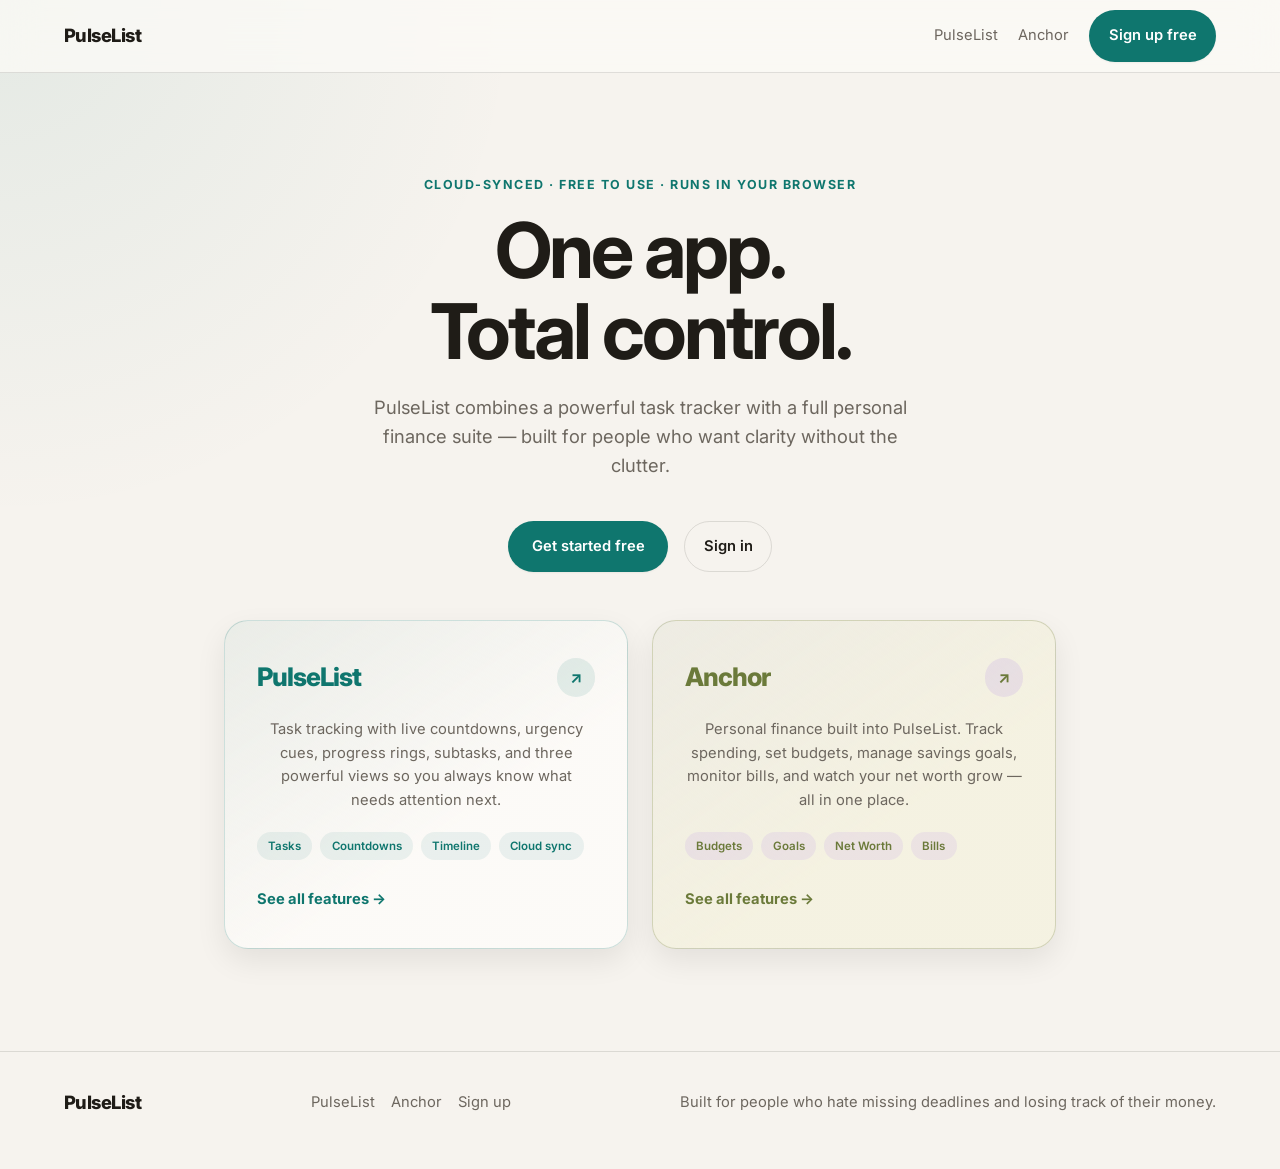
<file: index.html>
<!DOCTYPE html>
<html lang="en" data-theme="light">
<head>
  <meta charset="UTF-8" />
  <meta name="viewport" content="width=device-width, initial-scale=1.0" />
  <title>PulseList — One App. Total Control.</title>
  <meta name="description" content="PulseList brings together task tracking and personal finance in one browser app. Free to use, no subscriptions." />
  <link rel="preconnect" href="https://fonts.googleapis.com" />
  <link rel="preconnect" href="https://fonts.gstatic.com" crossorigin />
  <link href="https://fonts.googleapis.com/css2?family=Inter:wght@400;500;600;700;800&display=swap" rel="stylesheet" />
  <link rel="stylesheet" href="styles.css" />
  <style>
    :root {
      --anchor:      #6B7A3A;
      --anchor-dark: #4f5a2a;
      --anchor-text: #1A2010;
    }

    /* ── App cards ── */
    .app-cards {
      display: grid;
      grid-template-columns: 1fr 1fr;
      gap: 1.5rem;
      margin-top: 3rem;
    }

    .app-card {
      display: flex;
      flex-direction: column;
      gap: 1.25rem;
      padding: 2.25rem 2rem;
      border-radius: var(--radius-lg);
      border: 1px solid var(--border);
      background: rgba(252, 250, 247, 0.9);
      box-shadow: var(--shadow-md);
      text-decoration: none;
      color: inherit;
      transition: transform 0.3s cubic-bezier(0.22, 1, 0.36, 1),
                  box-shadow 0.3s cubic-bezier(0.22, 1, 0.36, 1),
                  border-color 0.3s ease;
      cursor: pointer;
    }

    .app-card:hover {
      transform: translateY(-6px);
      box-shadow: var(--shadow-lg);
    }

    .app-card.card-pulselist {
      border-color: rgba(15, 118, 110, 0.2);
      background: linear-gradient(145deg, rgba(15,118,110,0.05) 0%, rgba(252,250,247,0.95) 60%);
    }
    .app-card.card-pulselist:hover { border-color: rgba(15,118,110,0.45); }

    .app-card.card-anchor {
      border-color: rgba(107,122,58,0.25);
      background: linear-gradient(145deg, rgba(107,122,58,0.06) 0%, rgba(244,241,224,0.95) 60%);
    }
    .app-card.card-anchor:hover { border-color: rgba(107,122,58,0.5); }

    .app-card-header {
      display: flex;
      align-items: center;
      justify-content: space-between;
    }

    .app-name {
      font-size: 1.6rem;
      font-weight: 800;
      letter-spacing: -0.04em;
      margin: 0;
    }
    .app-name.name-pulselist { color: var(--primary); }
    .app-name.name-anchor    { color: var(--anchor); }

    .app-arrow {
      width: 2.4rem;
      height: 2.4rem;
      border-radius: 50%;
      display: flex;
      align-items: center;
      justify-content: center;
      font-size: 1rem;
      font-weight: 700;
      transition: transform 0.25s ease;
      flex-shrink: 0;
    }
    .card-pulselist .app-arrow { background: rgba(15,118,110,0.1); color: var(--primary); }
    .card-anchor    .app-arrow { background: rgba(124,58,237,0.1); color: var(--anchor); }
    .app-card:hover .app-arrow { transform: translate(3px, -3px); }

    .app-desc {
      font-size: var(--text-sm);
      color: var(--muted);
      line-height: 1.6;
      margin: 0;
    }

    .app-tags {
      display: flex;
      flex-wrap: wrap;
      gap: 0.5rem;
      margin-top: auto;
    }
    .app-tag {
      padding: 0.3rem 0.7rem;
      border-radius: 999px;
      font-size: 0.72rem;
      font-weight: 600;
    }
    .card-pulselist .app-tag {
      background: rgba(15,118,110,0.08);
      color: var(--primary);
    }
    .card-anchor .app-tag {
      background: rgba(124,58,237,0.08);
      color: var(--anchor);
    }

    .app-cta {
      display: inline-flex;
      align-items: center;
      gap: 0.4rem;
      font-size: var(--text-sm);
      font-weight: 700;
      margin-top: 0.5rem;
    }
    .card-pulselist .app-cta { color: var(--primary); }
    .card-anchor    .app-cta { color: var(--anchor); }

    /* ── Signup strip ── */
    .signup-strip {
      margin-top: 2.5rem;
      display: flex;
      align-items: center;
      justify-content: center;
      gap: 1rem;
      flex-wrap: wrap;
    }

    .button-anchor {
      color: white;
      background: var(--anchor);
    }
    .button-anchor:hover {
      background: var(--anchor-dark, #6027c4);
      transform: translateY(-1px);
    }

    /* ── Scroll reveal ── */
    [data-reveal] {
      opacity: 0;
      transition: opacity 0.65s cubic-bezier(0.22,1,0.36,1),
                  transform 0.65s cubic-bezier(0.22,1,0.36,1);
    }
    [data-reveal="up"]    { transform: translateY(32px); }
    [data-reveal="left"]  { transform: translateX(-32px); }
    [data-reveal="right"] { transform: translateX(32px); }
    [data-reveal].is-visible { opacity: 1; transform: none; }

    [data-stagger] > * {
      opacity: 0;
      transform: translateY(24px);
      transition: opacity 0.55s cubic-bezier(0.22,1,0.36,1),
                  transform 0.55s cubic-bezier(0.22,1,0.36,1);
    }
    [data-stagger].is-visible > *:nth-child(1) { transition-delay: 0.05s; }
    [data-stagger].is-visible > *:nth-child(2) { transition-delay: 0.15s; }
    [data-stagger].is-visible > * { opacity: 1; transform: none; }

    @media (max-width: 680px) {
      .app-cards { grid-template-columns: 1fr; }
    }
  </style>
</head>
<body>
  <a class="skip-link" href="#main">Skip to content</a>

  <header class="site-header">
    <nav class="nav container" aria-label="Primary">
      <a href="index.html" class="brand">PulseList</a>

      <button class="nav-toggle" type="button" aria-expanded="false"
        aria-controls="navMenu" aria-label="Open menu" data-nav-toggle>
        <span></span><span></span><span></span>
      </button>

      <div class="nav-menu" id="navMenu" data-nav-menu>
        <a href="pulselist-details.html">PulseList</a>
        <a href="https://pulselist.kamfolio.com/anchor-details.html">Anchor</a>
        <a href="pulselist-auth.html" class="button button-primary">Sign up free</a>
      </div>
    </nav>
  </header>

  <main id="main">
    <section class="section" id="top">
      <div class="container" style="max-width:52rem;margin-inline:auto;text-align:center;">

        <div data-reveal="up">
          <p class="eyebrow">Cloud-synced · Free to use · Runs in your browser</p>
          <h1 style="font-size:var(--text-hero);line-height:1.05;letter-spacing:-0.04em;margin:0 0 1.25rem;">One app.<br>Total control.</h1>
          <p class="hero-text" style="margin-inline:auto;max-width:46ch;">
            PulseList combines a powerful task tracker with a full personal finance suite — built for people who want clarity without the clutter.
          </p>
        </div>

        <div class="signup-strip" data-reveal="up" style="transition-delay:0.15s;">
          <a href="pulselist-auth.html" class="button button-primary" style="min-width:160px;">Get started free</a>
          <a href="pulselist-auth.html" class="button button-secondary">Sign in</a>
        </div>

        <div class="app-cards" data-stagger>

          <a href="pulselist-details.html" class="app-card card-pulselist">
            <div class="app-card-header">
              <p class="app-name name-pulselist">PulseList</p>
              <span class="app-arrow">↗</span>
            </div>
            <p class="app-desc">
              Task tracking with live countdowns, urgency cues, progress rings, subtasks, and three powerful views so you always know what needs attention next.
            </p>
            <div class="app-tags">
              <span class="app-tag">Tasks</span>
              <span class="app-tag">Countdowns</span>
              <span class="app-tag">Timeline</span>
              <span class="app-tag">Cloud sync</span>
            </div>
            <span class="app-cta">See all features →</span>
          </a>

          <a href="https://pulselist.kamfolio.com/anchor-details.html" class="app-card card-anchor">
            <div class="app-card-header">
              <p class="app-name name-anchor">Anchor</p>
              <span class="app-arrow">↗</span>
            </div>
            <p class="app-desc">
              Personal finance built into PulseList. Track spending, set budgets, manage savings goals, monitor bills, and watch your net worth grow — all in one place.
            </p>
            <div class="app-tags">
              <span class="app-tag">Budgets</span>
              <span class="app-tag">Goals</span>
              <span class="app-tag">Net Worth</span>
              <span class="app-tag">Bills</span>
            </div>
            <span class="app-cta">See all features →</span>
          </a>

        </div>

      </div>
    </section>
  </main>

  <footer class="site-footer">
    <div class="container footer-row">
      <span class="brand">PulseList</span>
      <div class="footer-links">
        <a href="pulselist-details.html">PulseList</a>
        <a href="https://pulselist.kamfolio.com/anchor-details.html">Anchor</a>
        <a href="pulselist-auth.html">Sign up</a>
      </div>
      <p>Built for people who hate missing deadlines and losing track of their money.</p>
    </div>
  </footer>

  <script>
    const io = new IntersectionObserver(
      entries => entries.forEach(e => { if (e.isIntersecting) { e.target.classList.add('is-visible'); io.unobserve(e.target); } }),
      { threshold: 0.1, rootMargin: '0px 0px -30px 0px' }
    );
    document.querySelectorAll('[data-reveal],[data-stagger]').forEach(el => io.observe(el));

    // mobile nav toggle
    const toggle = document.querySelector('[data-nav-toggle]');
    const menu   = document.querySelector('[data-nav-menu]');
    if (toggle && menu) toggle.addEventListener('click', () => {
      const open = menu.classList.toggle('is-open');
      toggle.setAttribute('aria-expanded', open);
    });
  </script>
</body>
</html>
</file>
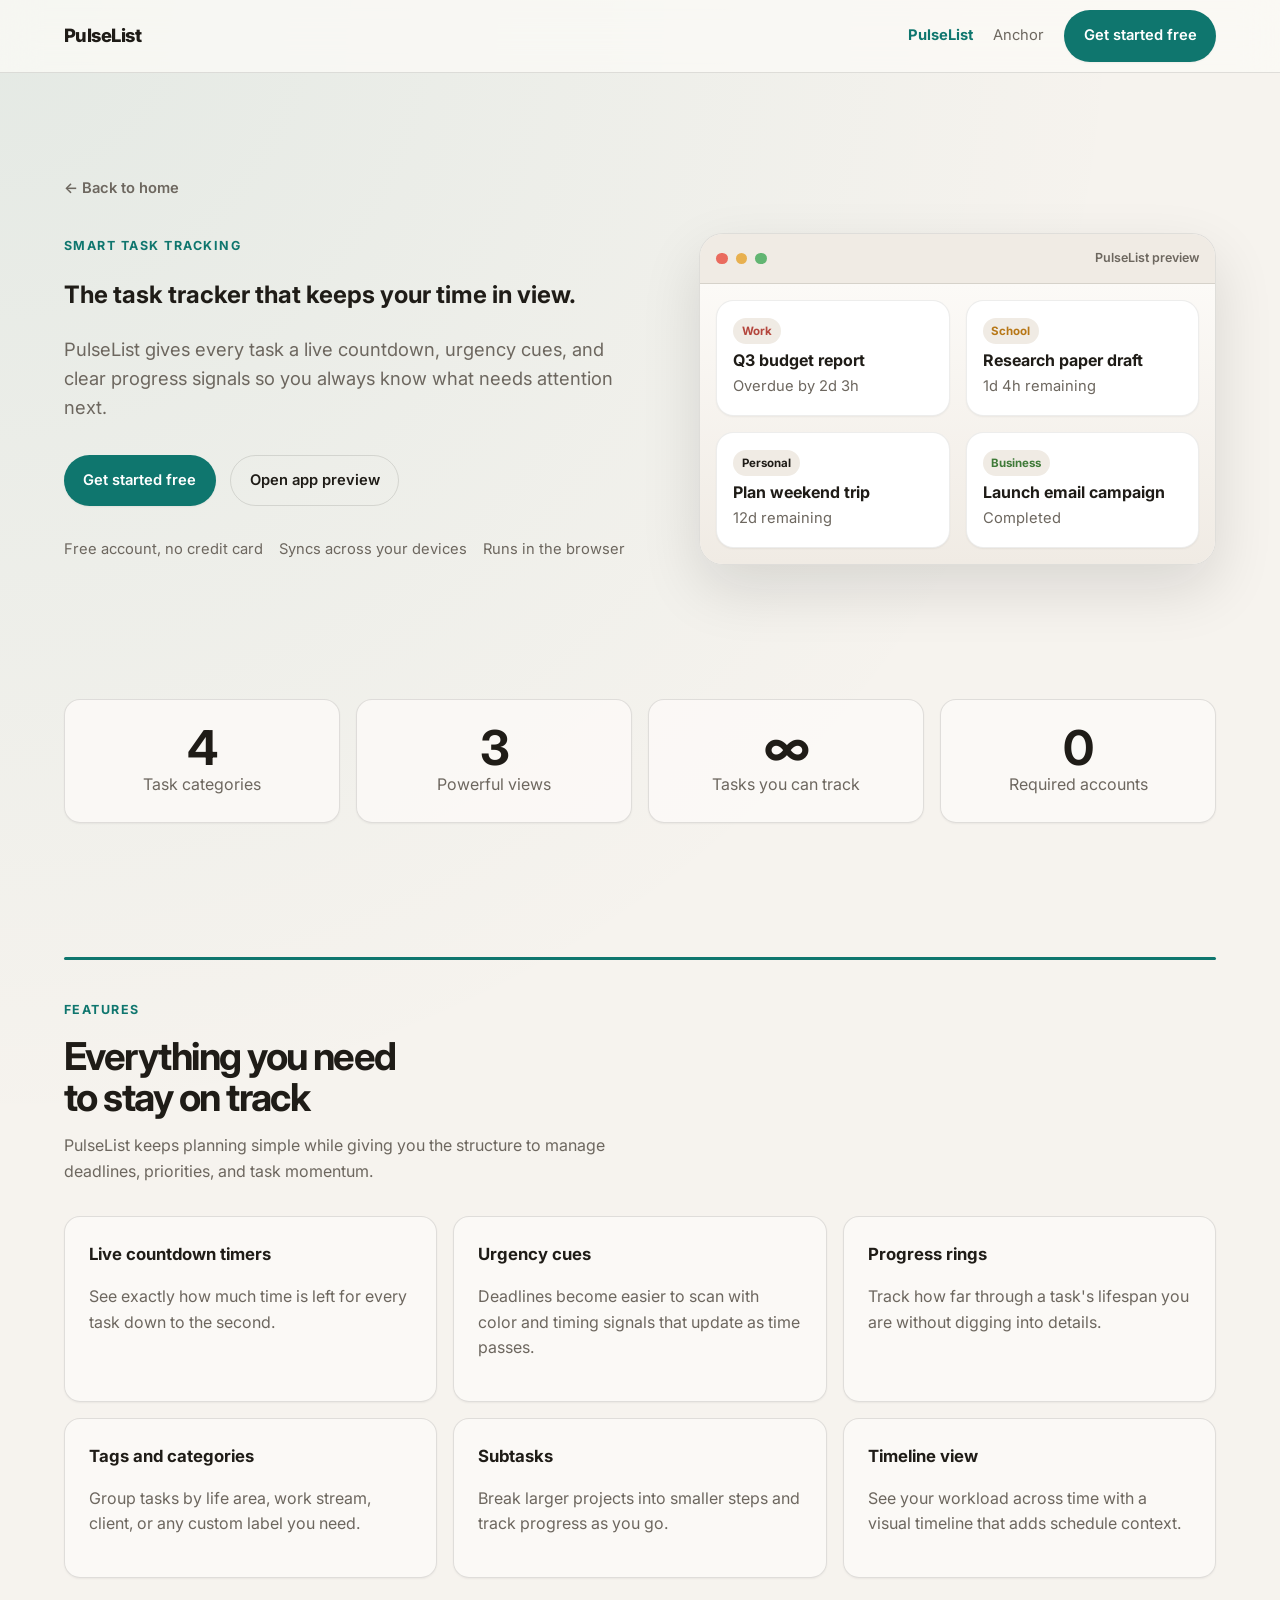
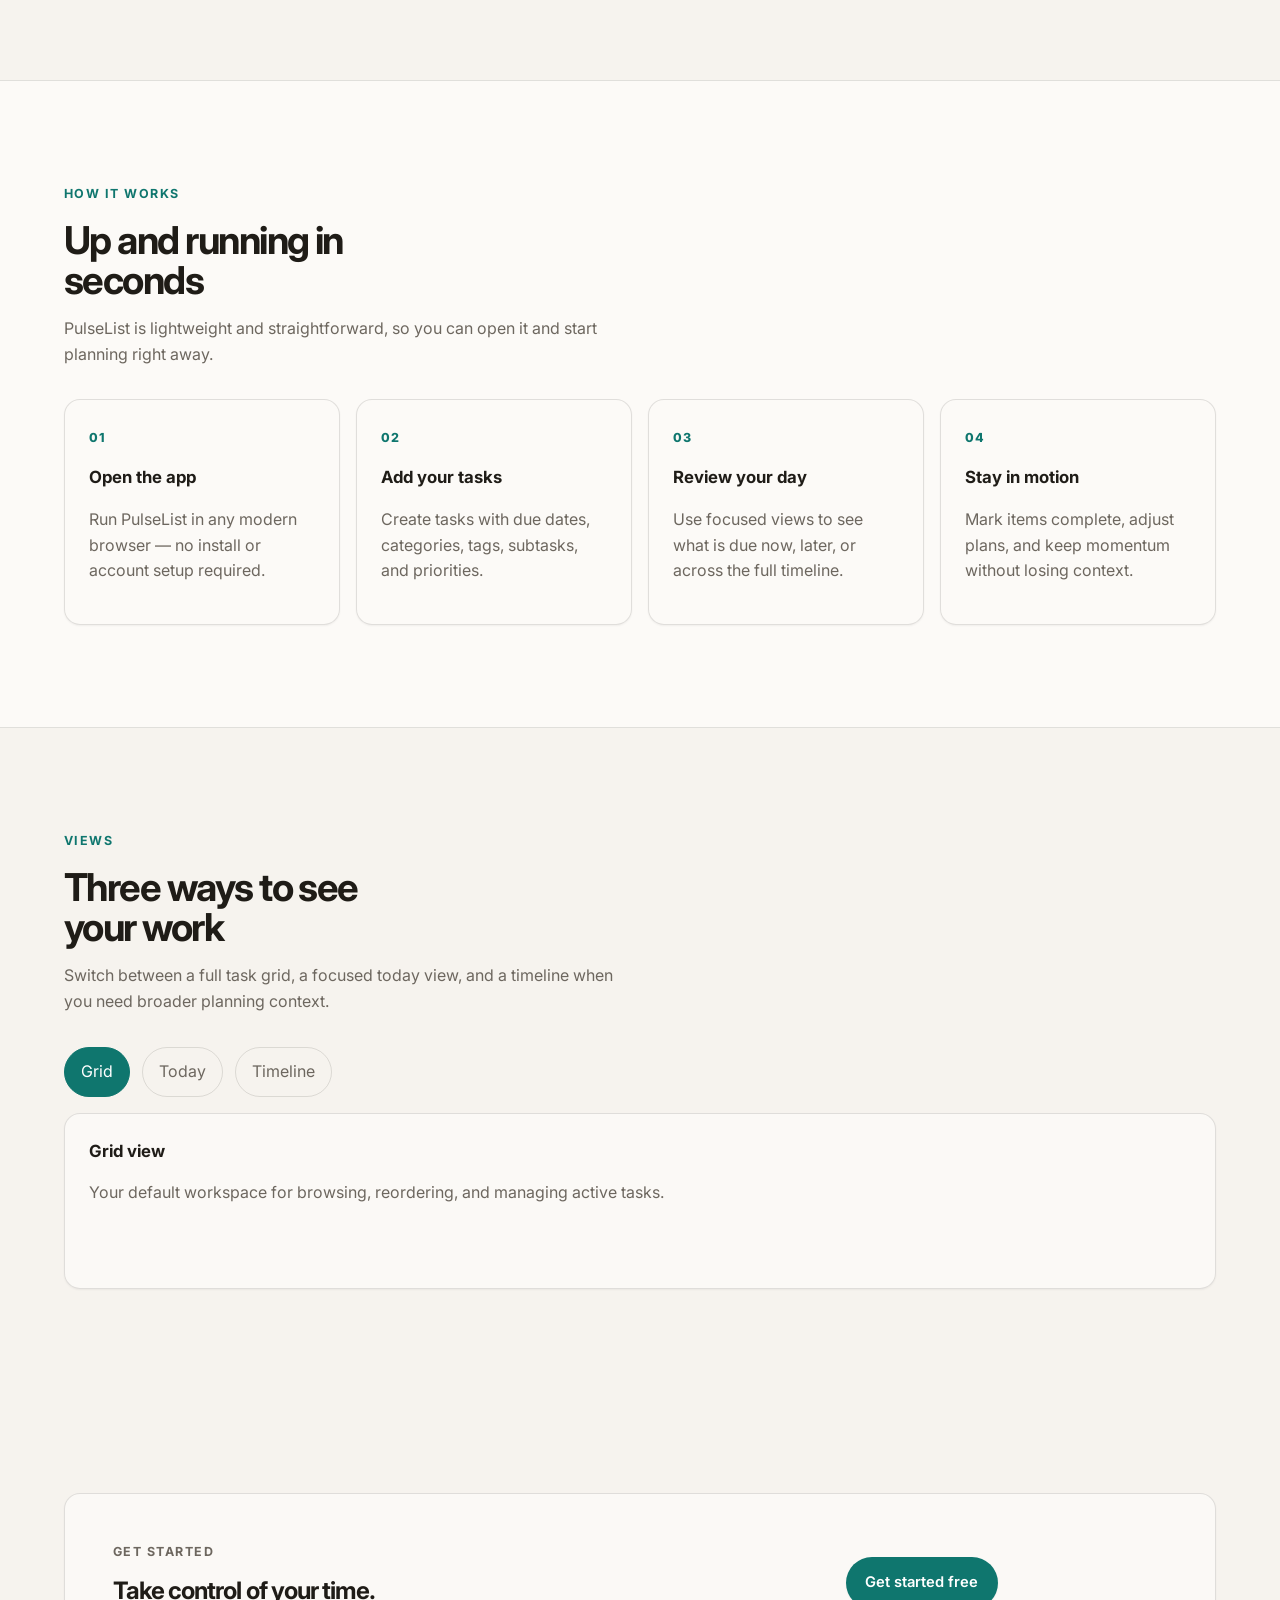
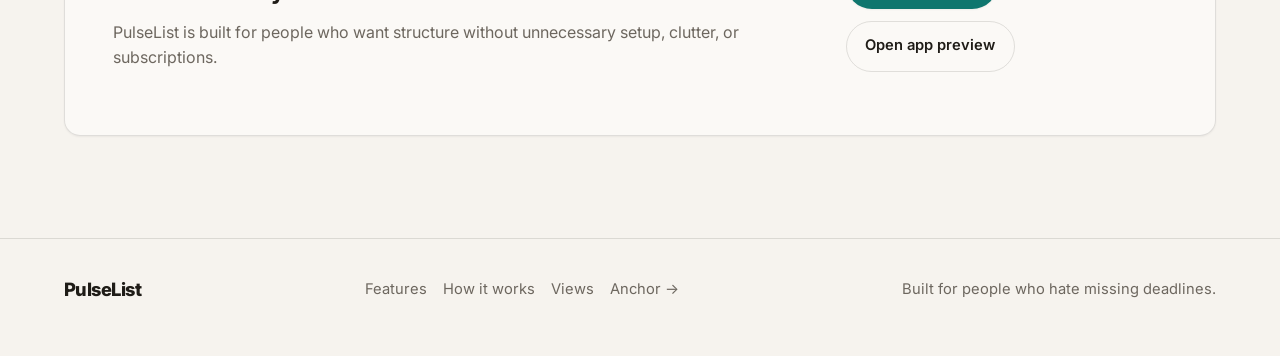
<file: pulselist-details.html>
<!DOCTYPE html>
<html lang="en" data-theme="light">
<head>
  <meta charset="UTF-8" />
  <meta name="viewport" content="width=device-width, initial-scale=1.0" />
  <title>PulseList — Task Tracking with Time in View</title>
  <meta name="description" content="PulseList gives every task a live countdown, urgency cues, and clear progress signals so you always know what needs attention next." />
  <link rel="preconnect" href="https://fonts.googleapis.com" />
  <link rel="preconnect" href="https://fonts.gstatic.com" crossorigin />
  <link href="https://fonts.googleapis.com/css2?family=Inter:wght@400;500;600;700;800&display=swap" rel="stylesheet" />
  <link rel="stylesheet" href="styles.css" />
  <style>
    :root { --anchor: #7c3aed; }

    /* ── Scroll reveal ── */
    [data-reveal] {
      opacity: 0;
      transition: opacity 0.65s cubic-bezier(0.22,1,0.36,1),
                  transform 0.65s cubic-bezier(0.22,1,0.36,1);
    }
    [data-reveal="up"]    { transform: translateY(32px); }
    [data-reveal="left"]  { transform: translateX(-36px); }
    [data-reveal="right"] { transform: translateX(36px); }
    [data-reveal="scale"] { transform: scale(0.96) translateY(16px); }
    [data-reveal].is-visible { opacity: 1; transform: none; }

    [data-stagger] > * {
      opacity: 0;
      transform: translateY(24px);
      transition: opacity 0.5s cubic-bezier(0.22,1,0.36,1),
                  transform 0.5s cubic-bezier(0.22,1,0.36,1);
    }
    [data-stagger].is-visible > *:nth-child(1) { transition-delay: 0.04s; }
    [data-stagger].is-visible > *:nth-child(2) { transition-delay: 0.10s; }
    [data-stagger].is-visible > *:nth-child(3) { transition-delay: 0.16s; }
    [data-stagger].is-visible > *:nth-child(4) { transition-delay: 0.22s; }
    [data-stagger].is-visible > *:nth-child(5) { transition-delay: 0.28s; }
    [data-stagger].is-visible > *:nth-child(6) { transition-delay: 0.34s; }
    [data-stagger].is-visible > * { opacity: 1; transform: none; }

    /* ── Section sweep bar ── */
    .sweep-bar {
      height: 3px;
      width: 0;
      border-radius: 999px;
      background: var(--primary);
      margin-bottom: 2.5rem;
      transition: width 1s cubic-bezier(0.22,1,0.36,1);
    }
    .sweep-bar.is-visible { width: 100%; }

    /* ── Back link ── */
    .back-link {
      display: inline-flex;
      align-items: center;
      gap: 0.4rem;
      font-size: var(--text-sm);
      font-weight: 600;
      color: var(--muted);
      margin-bottom: 2rem;
      transition: color 0.2s;
    }
    .back-link:hover { color: var(--text); }
  </style>
</head>
<body>
  <a class="skip-link" href="#main">Skip to content</a>

  <header class="site-header">
    <nav class="nav container" aria-label="Primary">
      <a href="index.html" class="brand">PulseList</a>
      <button class="nav-toggle" type="button" aria-expanded="false"
        aria-controls="navMenu" aria-label="Open menu" data-nav-toggle>
        <span></span><span></span><span></span>
      </button>
      <div class="nav-menu" id="navMenu" data-nav-menu>
        <a href="pulselist-details.html" style="color:var(--primary);font-weight:700;">PulseList</a>
        <a href="https://pulselist.kamfolio.com/anchor-details.html">Anchor</a>
        <a href="pulselist-auth.html" class="button button-primary">Get started free</a>
      </div>
    </nav>
  </header>

  <main id="main">

    <!-- ── HERO ── -->
    <section class="section" id="top">
      <div class="container">
        <a href="index.html" class="back-link">← Back to home</a>

        <div class="hero-grid">
          <div class="hero-copy" data-reveal="left">
            <p class="eyebrow">Smart task tracking</p>
            <h1>The task tracker that keeps your time in view.</h1>
            <p class="hero-text">
              PulseList gives every task a live countdown, urgency cues, and clear progress signals
              so you always know what needs attention next.
            </p>
            <div class="hero-actions">
              <a href="pulselist-auth.html" class="button button-primary">Get started free</a>
              <a href="pulselist-app.html" class="button button-secondary">Open app preview</a>
            </div>
            <ul class="hero-points" role="list">
              <li>Free account, no credit card</li>
              <li>Syncs across your devices</li>
              <li>Runs in the browser</li>
            </ul>
          </div>

          <div class="hero-panel" aria-label="PulseList preview" data-reveal="right">
            <div class="window-bar">
              <span class="dot dot-red"></span>
              <span class="dot dot-yellow"></span>
              <span class="dot dot-green"></span>
              <p>PulseList preview</p>
            </div>
            <div class="preview-grid">
              <article class="preview-card is-overdue">
                <span class="preview-label">Work</span>
                <h2>Q3 budget report</h2>
                <p>Overdue by 2d 3h</p>
              </article>
              <article class="preview-card is-warning">
                <span class="preview-label">School</span>
                <h2>Research paper draft</h2>
                <p>1d 4h remaining</p>
              </article>
              <article class="preview-card">
                <span class="preview-label">Personal</span>
                <h2>Plan weekend trip</h2>
                <p>12d remaining</p>
              </article>
              <article class="preview-card is-done">
                <span class="preview-label">Business</span>
                <h2>Launch email campaign</h2>
                <p>Completed</p>
              </article>
            </div>
          </div>
        </div>
      </div>
    </section>

    <!-- ── STATS ── -->
    <section class="section-tight" aria-label="PulseList highlights">
      <div class="container">
        <div class="stats-grid" data-stagger>
          <article class="stat-card">
            <strong>4</strong>
            <span>Task categories</span>
          </article>
          <article class="stat-card">
            <strong>3</strong>
            <span>Powerful views</span>
          </article>
          <article class="stat-card">
            <strong>&infin;</strong>
            <span>Tasks you can track</span>
          </article>
          <article class="stat-card">
            <strong>0</strong>
            <span>Required accounts</span>
          </article>
        </div>
      </div>
    </section>

    <!-- ── FEATURES ── -->
    <section class="section" id="features">
      <div class="container">
        <div class="sweep-bar" data-reveal="band"></div>

        <div class="section-head" data-reveal="up">
          <p class="eyebrow">Features</p>
          <h2>Everything you need to stay on track</h2>
          <p class="section-text">
            PulseList keeps planning simple while giving you the structure to manage deadlines,
            priorities, and task momentum.
          </p>
        </div>

        <div class="feature-grid" data-stagger>
          <article class="feature-card">
            <h3>Live countdown timers</h3>
            <p>See exactly how much time is left for every task down to the second.</p>
          </article>
          <article class="feature-card">
            <h3>Urgency cues</h3>
            <p>Deadlines become easier to scan with color and timing signals that update as time passes.</p>
          </article>
          <article class="feature-card">
            <h3>Progress rings</h3>
            <p>Track how far through a task's lifespan you are without digging into details.</p>
          </article>
          <article class="feature-card">
            <h3>Tags and categories</h3>
            <p>Group tasks by life area, work stream, client, or any custom label you need.</p>
          </article>
          <article class="feature-card">
            <h3>Subtasks</h3>
            <p>Break larger projects into smaller steps and track progress as you go.</p>
          </article>
          <article class="feature-card">
            <h3>Timeline view</h3>
            <p>See your workload across time with a visual timeline that adds schedule context.</p>
          </article>
        </div>
      </div>
    </section>

    <!-- ── HOW IT WORKS ── -->
    <section class="section surface" id="how-it-works">
      <div class="container">
        <div class="section-head" data-reveal="up">
          <p class="eyebrow">How it works</p>
          <h2>Up and running in seconds</h2>
          <p class="section-text">
            PulseList is lightweight and straightforward, so you can open it and start planning right away.
          </p>
        </div>

        <div class="steps-grid" data-stagger>
          <article class="step-card">
            <span class="step-number">01</span>
            <h3>Open the app</h3>
            <p>Run PulseList in any modern browser — no install or account setup required.</p>
          </article>
          <article class="step-card">
            <span class="step-number">02</span>
            <h3>Add your tasks</h3>
            <p>Create tasks with due dates, categories, tags, subtasks, and priorities.</p>
          </article>
          <article class="step-card">
            <span class="step-number">03</span>
            <h3>Review your day</h3>
            <p>Use focused views to see what is due now, later, or across the full timeline.</p>
          </article>
          <article class="step-card">
            <span class="step-number">04</span>
            <h3>Stay in motion</h3>
            <p>Mark items complete, adjust plans, and keep momentum without losing context.</p>
          </article>
        </div>
      </div>
    </section>

    <!-- ── VIEWS ── -->
    <section class="section" id="views">
      <div class="container">
        <div class="section-head" data-reveal="up">
          <p class="eyebrow">Views</p>
          <h2>Three ways to see your work</h2>
          <p class="section-text">
            Switch between a full task grid, a focused today view, and a timeline when you need broader planning context.
          </p>
        </div>

        <div class="tabs" role="tablist" aria-label="PulseList views">
          <button class="tab is-active" type="button" role="tab" aria-selected="true" data-tab="grid">Grid</button>
          <button class="tab" type="button" role="tab" aria-selected="false" data-tab="today">Today</button>
          <button class="tab" type="button" role="tab" aria-selected="false" data-tab="timeline">Timeline</button>
        </div>

        <div class="tab-panels">
          <article class="tab-panel is-active" data-panel="grid">
            <div class="panel-copy">
              <h3>Grid view</h3>
              <p>Your default workspace for browsing, reordering, and managing active tasks.</p>
            </div>
          </article>
          <article class="tab-panel" data-panel="today" hidden>
            <div class="panel-copy">
              <h3>Today view</h3>
              <p>See what needs attention right now without the noise of your full task list.</p>
            </div>
          </article>
          <article class="tab-panel" data-panel="timeline" hidden>
            <div class="panel-copy">
              <h3>Timeline view</h3>
              <p>Understand where each task sits across the schedule and spot conflicts earlier.</p>
            </div>
          </article>
        </div>
      </div>
    </section>

    <!-- ── CTA ── -->
    <section class="section">
      <div class="container">
        <div class="cta-card" data-reveal="up">
          <div class="cta-copy">
            <p class="eyebrow">Get started</p>
            <h2>Take control of your time.</h2>
            <p>PulseList is built for people who want structure without unnecessary setup, clutter, or subscriptions.</p>
          </div>
          <div class="cta-actions">
            <a href="pulselist-auth.html" class="button button-primary">Get started free</a>
            <a href="pulselist-app.html" class="button button-secondary">Open app preview</a>
          </div>
        </div>
      </div>
    </section>

  </main>

  <footer class="site-footer">
    <div class="container footer-row">
      <a href="index.html" class="brand">PulseList</a>
      <div class="footer-links">
        <a href="#features">Features</a>
        <a href="#how-it-works">How it works</a>
        <a href="#views">Views</a>
        <a href="https://pulselist.kamfolio.com/anchor-details.html">Anchor →</a>
      </div>
      <p>Built for people who hate missing deadlines.</p>
    </div>
  </footer>

  <script>
    // Scroll reveal
    const io = new IntersectionObserver(
      entries => entries.forEach(e => { if (e.isIntersecting) { e.target.classList.add('is-visible'); io.unobserve(e.target); } }),
      { threshold: 0.1, rootMargin: '0px 0px -40px 0px' }
    );
    document.querySelectorAll('[data-reveal],[data-stagger]').forEach(el => io.observe(el));

    // Tabs
    document.querySelectorAll('.tab').forEach(tab => {
      tab.addEventListener('click', () => {
        document.querySelectorAll('.tab').forEach(t => { t.classList.remove('is-active'); t.setAttribute('aria-selected','false'); });
        document.querySelectorAll('.tab-panel').forEach(p => p.hidden = true);
        tab.classList.add('is-active');
        tab.setAttribute('aria-selected','true');
        const panel = document.querySelector(`[data-panel="${tab.dataset.tab}"]`);
        if (panel) panel.hidden = false;
      });
    });

    // Mobile nav
    const toggle = document.querySelector('[data-nav-toggle]');
    const menu   = document.querySelector('[data-nav-menu]');
    if (toggle && menu) toggle.addEventListener('click', () => {
      const open = menu.classList.toggle('is-open');
      toggle.setAttribute('aria-expanded', open);
    });
  </script>
</body>
</html>
</file>
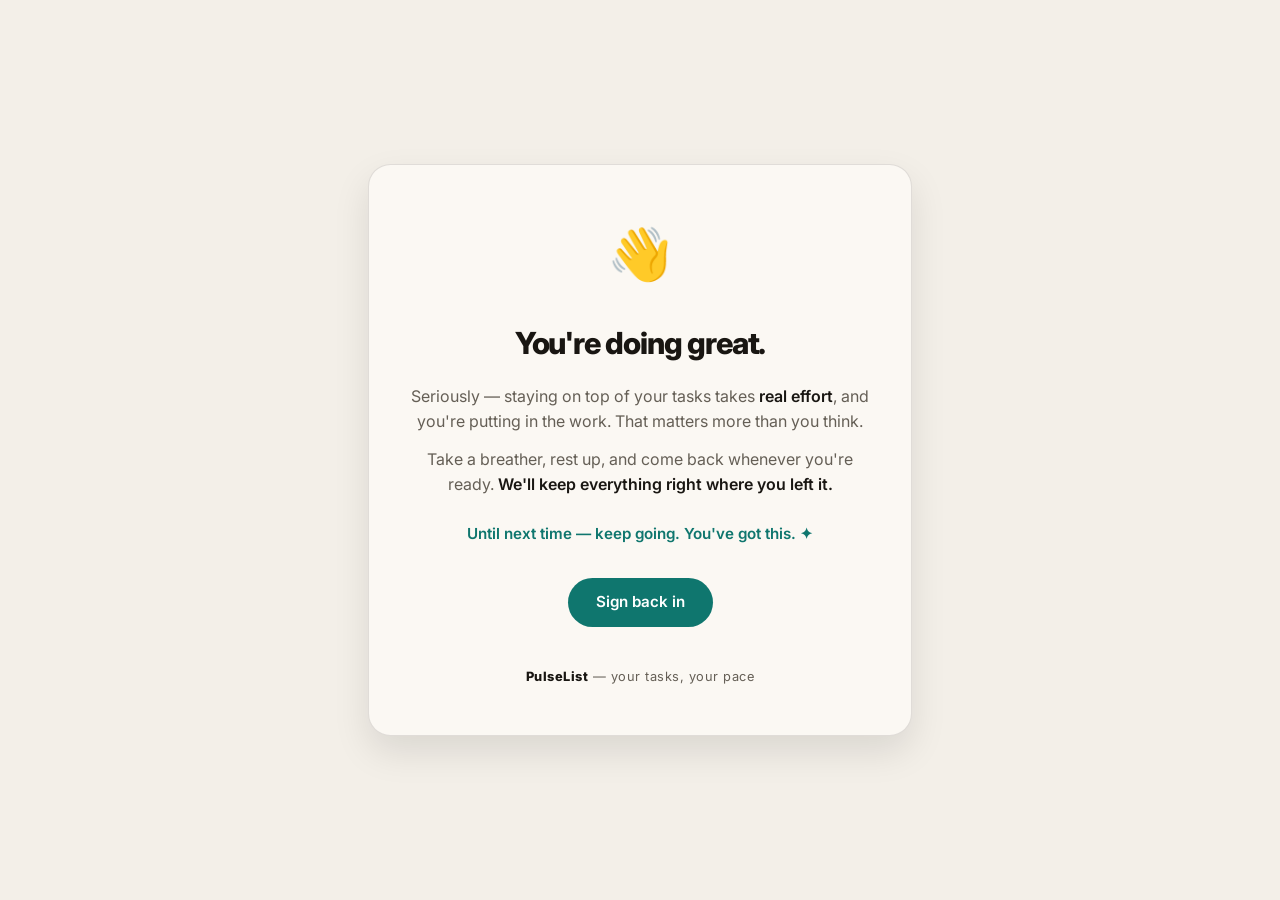
<file: pulselist-goodbye.html>
<!DOCTYPE html>
<html lang="en" data-theme="light">
<head>
  <meta charset="UTF-8" />
  <meta name="viewport" content="width=device-width, initial-scale=1.0" />
  <title>See you soon — PulseList</title>
  <link rel="preconnect" href="https://fonts.googleapis.com" />
  <link rel="preconnect" href="https://fonts.gstatic.com" crossorigin />
  <link href="https://fonts.googleapis.com/css2?family=Inter:wght@400;500;600;700;800&display=swap" rel="stylesheet" />
  <style>
    :root {
      --bg: #121315;
      --surface: #181a1f;
      --surface-2: #21242b;
      --text: #f4f6fb;
      --muted: #a5adbf;
      --border: rgba(244, 246, 251, 0.1);
      --primary: #6fa89d;
      --primary-strong: #4d8d81;
      --radius-lg: 1.4rem;
      --shadow-md: 0 16px 36px rgba(0, 0, 0, 0.28);
    }

    html[data-theme="light"] {
      --bg: #f3efe8;
      --surface: #fbf8f3;
      --surface-2: #f1ebe3;
      --text: #191612;
      --muted: #655f56;
      --border: rgba(25, 22, 18, 0.12);
      --primary: #0f766e;
      --primary-strong: #0c5e58;
      --shadow-md: 0 16px 36px rgba(0, 0, 0, 0.1);
    }

    *, *::before, *::after { box-sizing: border-box; margin: 0; }

    body {
      font-family: "Inter", sans-serif;
      background: var(--bg);
      color: var(--text);
      min-height: 100vh;
      display: flex;
      flex-direction: column;
      align-items: center;
      justify-content: center;
      padding: 2rem 1.25rem;
      line-height: 1.6;
    }

    .card {
      width: min(100%, 34rem);
      background: var(--surface);
      border: 1px solid var(--border);
      border-radius: var(--radius-lg);
      box-shadow: var(--shadow-md);
      padding: 3rem 2.5rem;
      text-align: center;
      animation: rise 0.5s cubic-bezier(0.22, 1, 0.36, 1) both;
    }

    @keyframes rise {
      from { opacity: 0; transform: translateY(18px); }
      to   { opacity: 1; transform: translateY(0); }
    }

    .wave {
      font-size: 3.2rem;
      display: block;
      margin-bottom: 1.5rem;
      animation: wave 1.6s ease-in-out 0.4s both;
      transform-origin: 70% 70%;
    }

    @keyframes wave {
      0%   { transform: rotate(0deg); }
      15%  { transform: rotate(18deg); }
      30%  { transform: rotate(-10deg); }
      45%  { transform: rotate(16deg); }
      60%  { transform: rotate(-6deg); }
      75%  { transform: rotate(10deg); }
      100% { transform: rotate(0deg); }
    }

    h1 {
      font-size: 1.9rem;
      font-weight: 800;
      letter-spacing: -0.035em;
      margin-bottom: 1rem;
    }

    .lead {
      color: var(--muted);
      font-size: 1rem;
      margin-bottom: 0.75rem;
    }

    .highlight {
      color: var(--text);
      font-weight: 600;
    }

    .tagline {
      color: var(--primary);
      font-size: 0.95rem;
      font-weight: 600;
      margin-top: 1.5rem;
      margin-bottom: 2rem;
    }

    .btn {
      display: inline-flex;
      align-items: center;
      justify-content: center;
      min-height: 2.9rem;
      padding: 0.75rem 1.75rem;
      border-radius: 999px;
      border: none;
      cursor: pointer;
      font: inherit;
      font-weight: 600;
      font-size: 0.95rem;
      background: var(--primary);
      color: white;
      text-decoration: none;
      transition: background 0.2s ease;
    }

    .btn:hover { background: var(--primary-strong); }

    .brand {
      display: block;
      margin-top: 2.5rem;
      font-size: 0.8rem;
      color: var(--muted);
      text-decoration: none;
      letter-spacing: 0.04em;
    }

    .brand span {
      font-weight: 800;
      color: var(--text);
    }

    @media (max-width: 480px) {
      .card { padding: 2rem 1.5rem; }
      h1 { font-size: 1.55rem; }
    }
  </style>
</head>
<body>
  <div class="card">
    <span class="wave" role="img" aria-label="Waving hand">👋</span>

    <h1>You're doing great.</h1>

    <p class="lead">
      Seriously — staying on top of your tasks takes <span class="highlight">real effort</span>,
      and you're putting in the work. That matters more than you think.
    </p>

    <p class="lead">
      Take a breather, rest up, and come back whenever you're ready.
      <span class="highlight">We'll keep everything right where you left it.</span>
    </p>

    <p class="tagline">Until next time — keep going. You've got this. ✦</p>

    <a href="pulselist-auth.html" class="btn">Sign back in</a>

    <a href="index.html" class="brand"><span>PulseList</span> &mdash; your tasks, your pace</a>
  </div>
</body>
</html>
</file>
<file: styles.css>
:root {
  --bg: #f6f3ee;
  --surface: #fcfaf7;
  --surface-2: #f0ebe4;
  --surface-3: #e7e1d9;
  --text: #1f1c17;
  --muted: #6d675f;
  --border: rgba(31, 28, 23, 0.12);
  --primary: #0f766e;
  --primary-dark: #0a5c56;
  --success: #3f7a38;
  --warning: #b77716;
  --danger: #b4463d;
  --radius-sm: 0.75rem;
  --radius-md: 1rem;
  --radius-lg: 1.5rem;
  --shadow-sm: 0 1px 2px rgba(17, 17, 17, 0.05);
  --shadow-md: 0 12px 30px rgba(17, 17, 17, 0.08);
  --shadow-lg: 0 24px 60px rgba(17, 17, 17, 0.12);
  --container: 72rem;
  --space-1: 0.25rem;
  --space-2: 0.5rem;
  --space-3: 0.75rem;
  --space-4: 1rem;
  --space-5: 1.25rem;
  --space-6: 1.5rem;
  --space-8: 2rem;
  --space-10: 2.5rem;
  --space-12: 3rem;
  --space-16: 4rem;
  --space-20: 5rem;
  --text-xs: 0.78rem;
  --text-sm: 0.92rem;
  --text-base: 1rem;
  --text-lg: 1.15rem;
  --text-xl: clamp(1.8rem, 3vw, 2.5rem);
  --text-hero: clamp(2.6rem, 6vw, 4.8rem);
}

*,
*::before,
*::after {
  box-sizing: border-box;
}

html {
  scroll-behavior: smooth;
}

body {
  margin: 0;
  font-family: "Inter", sans-serif;
  font-size: var(--text-base);
  line-height: 1.6;
  color: var(--text);
  background:
    radial-gradient(circle at top left, rgba(15, 118, 110, 0.08), transparent 30%),
    var(--bg);
}

img,
svg {
  display: block;
  max-width: 100%;
}

a {
  color: inherit;
  text-decoration: none;
}

button,
input,
textarea,
select {
  font: inherit;
}

button {
  cursor: pointer;
}

.skip-link {
  position: absolute;
  left: -9999px;
  top: 0;
}

.skip-link:focus {
  left: 1rem;
  top: 1rem;
  z-index: 1000;
  background: var(--text);
  color: white;
  padding: 0.75rem 1rem;
  border-radius: var(--radius-sm);
}

.container {
  width: min(100% - 2rem, var(--container));
  margin-inline: auto;
}

.section {
  padding: clamp(4rem, 8vw, 7rem) 0;
}

.section-tight {
  padding: 2rem 0;
}

.surface {
  background: var(--surface);
  border-block: 1px solid var(--border);
}

.site-header {
  position: sticky;
  top: 0;
  z-index: 30;
  backdrop-filter: blur(18px);
  background: rgba(252, 250, 247, 0.78);
  border-bottom: 1px solid var(--border);
}

.nav {
  min-height: 4.5rem;
  display: flex;
  align-items: center;
  justify-content: space-between;
  gap: 1rem;
}

.brand {
  font-size: 1.15rem;
  font-weight: 800;
  letter-spacing: -0.03em;
}

.nav-menu {
  display: flex;
  align-items: center;
  gap: 1.25rem;
}

.nav-menu a:not(.button) {
  color: var(--muted);
  font-size: var(--text-sm);
}

.nav-menu a:not(.button):hover {
  color: var(--text);
}

.nav-toggle {
  display: none;
  width: 2.75rem;
  height: 2.75rem;
  padding: 0.5rem;
  border: 1px solid var(--border);
  border-radius: 999px;
  background: var(--surface);
  align-items: center;
  justify-content: center;
  flex-direction: column;
  gap: 0.22rem;
}

.nav-toggle span {
  width: 1.1rem;
  height: 2px;
  background: var(--text);
  border-radius: 999px;
}

.button {
  display: inline-flex;
  align-items: center;
  justify-content: center;
  min-height: 2.9rem;
  padding: 0.8rem 1.15rem;
  border-radius: 999px;
  border: 1px solid transparent;
  font-size: var(--text-sm);
  font-weight: 600;
  transition: 0.2s ease;
}

.button-primary {
  color: white;
  background: var(--primary);
  box-shadow: var(--shadow-sm);
}

.button-primary:hover {
  background: var(--primary-dark);
  transform: translateY(-1px);
}

.button-secondary {
  background: transparent;
  border-color: var(--border);
}

.button-secondary:hover {
  background: var(--surface);
  border-color: rgba(31, 28, 23, 0.22);
}

.hero-grid {
  display: grid;
  grid-template-columns: 1.05fr 0.95fr;
  gap: clamp(2rem, 5vw, 4rem);
  align-items: center;
}

.eyebrow {
  margin: 0 0 var(--space-4);
  font-size: var(--text-xs);
  font-weight: 700;
  text-transform: uppercase;
  letter-spacing: 0.12em;
  color: var(--primary);
}

.hero h1,
.section-head h2,
.cta-copy h2 {
  margin: 0;
  line-height: 1.05;
  letter-spacing: -0.04em;
}

.hero h1 {
  max-width: 12ch;
  font-size: var(--text-hero);
}

.hero-text,
.section-text,
.cta-copy p,
.panel-copy p,
.feature-card p,
.step-card p,
.stat-card span {
  color: var(--muted);
}

.hero-text {
  max-width: 58ch;
  margin: var(--space-5) 0 0;
  font-size: var(--text-lg);
}

.hero-actions {
  display: flex;
  flex-wrap: wrap;
  gap: 0.9rem;
  margin-top: var(--space-8);
}

.hero-points {
  display: flex;
  flex-wrap: wrap;
  gap: 1rem;
  margin: var(--space-8) 0 0;
  padding: 0;
  list-style: none;
  color: var(--muted);
  font-size: var(--text-sm);
}

.hero-panel {
  background: rgba(252, 250, 247, 0.84);
  border: 1px solid var(--border);
  border-radius: var(--radius-lg);
  box-shadow: var(--shadow-lg);
  overflow: hidden;
}

.window-bar {
  display: flex;
  align-items: center;
  gap: 0.5rem;
  padding: 0.9rem 1rem;
  background: var(--surface-2);
  border-bottom: 1px solid var(--border);
}

.window-bar p {
  margin: 0 0 0 auto;
  color: var(--muted);
  font-size: var(--text-xs);
  font-weight: 600;
}

.dot {
  width: 0.72rem;
  height: 0.72rem;
  border-radius: 50%;
}

.dot-red { background: #ea6b5e; }
.dot-yellow { background: #e8b04f; }
.dot-green { background: #62b572; }

.preview-grid {
  display: grid;
  grid-template-columns: repeat(2, minmax(0, 1fr));
  gap: 1rem;
  padding: 1rem;
  background: linear-gradient(180deg, var(--surface), var(--surface-2));
}

.preview-card {
  padding: 1rem;
  border-radius: 1.1rem;
  background: white;
  border: 1px solid rgba(31, 28, 23, 0.08);
  box-shadow: var(--shadow-sm);
}

.preview-card h2 {
  margin: 0.35rem 0;
  font-size: 1rem;
  line-height: 1.25;
}

.preview-card p {
  margin: 0;
  font-size: var(--text-sm);
  color: var(--muted);
}

.preview-label {
  display: inline-flex;
  padding: 0.25rem 0.55rem;
  border-radius: 999px;
  background: var(--surface-2);
  color: var(--text);
  font-size: 0.72rem;
  font-weight: 700;
}

.is-overdue .preview-label {
  color: var(--danger);
}

.is-warning .preview-label {
  color: var(--warning);
}

.is-done .preview-label {
  color: var(--success);
}

.stats-grid,
.feature-grid,
.steps-grid {
  display: grid;
  gap: 1rem;
}

.stats-grid {
  grid-template-columns: repeat(4, minmax(0, 1fr));
}

.stat-card,
.feature-card,
.step-card,
.tab-panel,
.cta-card {
  border: 1px solid var(--border);
  border-radius: var(--radius-md);
  background: rgba(252, 250, 247, 0.85);
  box-shadow: var(--shadow-sm);
}

.stat-card {
  padding: 1.5rem 1rem;
  text-align: center;
}

.stat-card strong {
  display: block;
  font-size: clamp(2rem, 4vw, 3rem);
  line-height: 1;
  letter-spacing: -0.04em;
}

.section-head {
  margin-bottom: 2rem;
}

.section-head h2 {
  font-size: var(--text-xl);
  max-width: 14ch;
}

.section-text {
  margin-top: 1rem;
  max-width: 56ch;
}

.feature-grid {
  grid-template-columns: repeat(3, minmax(0, 1fr));
}

.feature-card,
.step-card {
  padding: 1.5rem;
}

.feature-card h3,
.step-card h3,
.panel-copy h3 {
  margin: 0 0 0.65rem;
  font-size: 1.05rem;
}

.steps-grid {
  grid-template-columns: repeat(4, minmax(0, 1fr));
}

.step-number {
  display: inline-flex;
  margin-bottom: 1rem;
  color: var(--primary);
  font-size: var(--text-xs);
  font-weight: 800;
  letter-spacing: 0.12em;
}

.tabs {
  display: flex;
  flex-wrap: wrap;
  gap: 0.75rem;
  margin-bottom: 1rem;
}

.tab {
  min-height: 2.75rem;
  padding: 0.7rem 1rem;
  border: 1px solid var(--border);
  border-radius: 999px;
  background: transparent;
  color: var(--muted);
}

.tab:hover {
  background: var(--surface);
  color: var(--text);
}

.tab.is-active {
  background: var(--primary);
  border-color: var(--primary);
  color: white;
}

.tab-panel {
  padding: 1.5rem;
  min-height: 11rem;
}

.cta-card {
  padding: clamp(1.5rem, 4vw, 3rem);
  display: flex;
  align-items: center;
  justify-content: space-between;
  gap: 1.5rem;
}

.cta-actions {
  display: flex;
  flex-wrap: wrap;
  gap: 0.75rem;
}

.site-footer {
  padding: 1.5rem 0 2.5rem;
  border-top: 1px solid var(--border);
}

.footer-row {
  display: flex;
  align-items: center;
  justify-content: space-between;
  gap: 1rem;
  flex-wrap: wrap;
}

.footer-links {
  display: flex;
  gap: 1rem;
  flex-wrap: wrap;
}

.footer-row p,
.footer-links a {
  color: var(--muted);
  font-size: var(--text-sm);
}

@media (max-width: 1024px) {
  .hero-grid,
  .cta-card {
    grid-template-columns: 1fr;
    flex-direction: column;
    align-items: flex-start;
  }

  .feature-grid {
    grid-template-columns: repeat(2, minmax(0, 1fr));
  }

  .steps-grid {
    grid-template-columns: repeat(2, minmax(0, 1fr));
  }

  .stats-grid {
    grid-template-columns: repeat(2, minmax(0, 1fr));
  }
}

@media (max-width: 760px) {
  .nav-toggle {
    display: inline-flex;
  }

  .nav-menu {
    position: absolute;
    top: calc(100% + 0.75rem);
    left: 1rem;
    right: 1rem;
    display: none;
    flex-direction: column;
    align-items: stretch;
    padding: 1rem;
    background: var(--surface);
    border: 1px solid var(--border);
    border-radius: var(--radius-md);
    box-shadow: var(--shadow-md);
  }

  .nav-menu.is-open {
    display: flex;
  }

  .hero h1 {
    max-width: 10ch;
  }

  .preview-grid,
  .feature-grid,
  .steps-grid,
  .stats-grid {
    grid-template-columns: 1fr;
  }

  .footer-row {
    align-items: flex-start;
    flex-direction: column;
  }
}

@media (max-width: 520px) {
  .container {
    width: min(100% - 1.25rem, var(--container));
  }

  .section {
    padding: 3.5rem 0;
  }

  .hero-text {
    font-size: 1rem;
  }

  .button,
  .tab {
    width: 100%;
  }

  .hero-actions,
  .cta-actions {
    width: 100%;
    flex-direction: column;
  }
}
</file>
